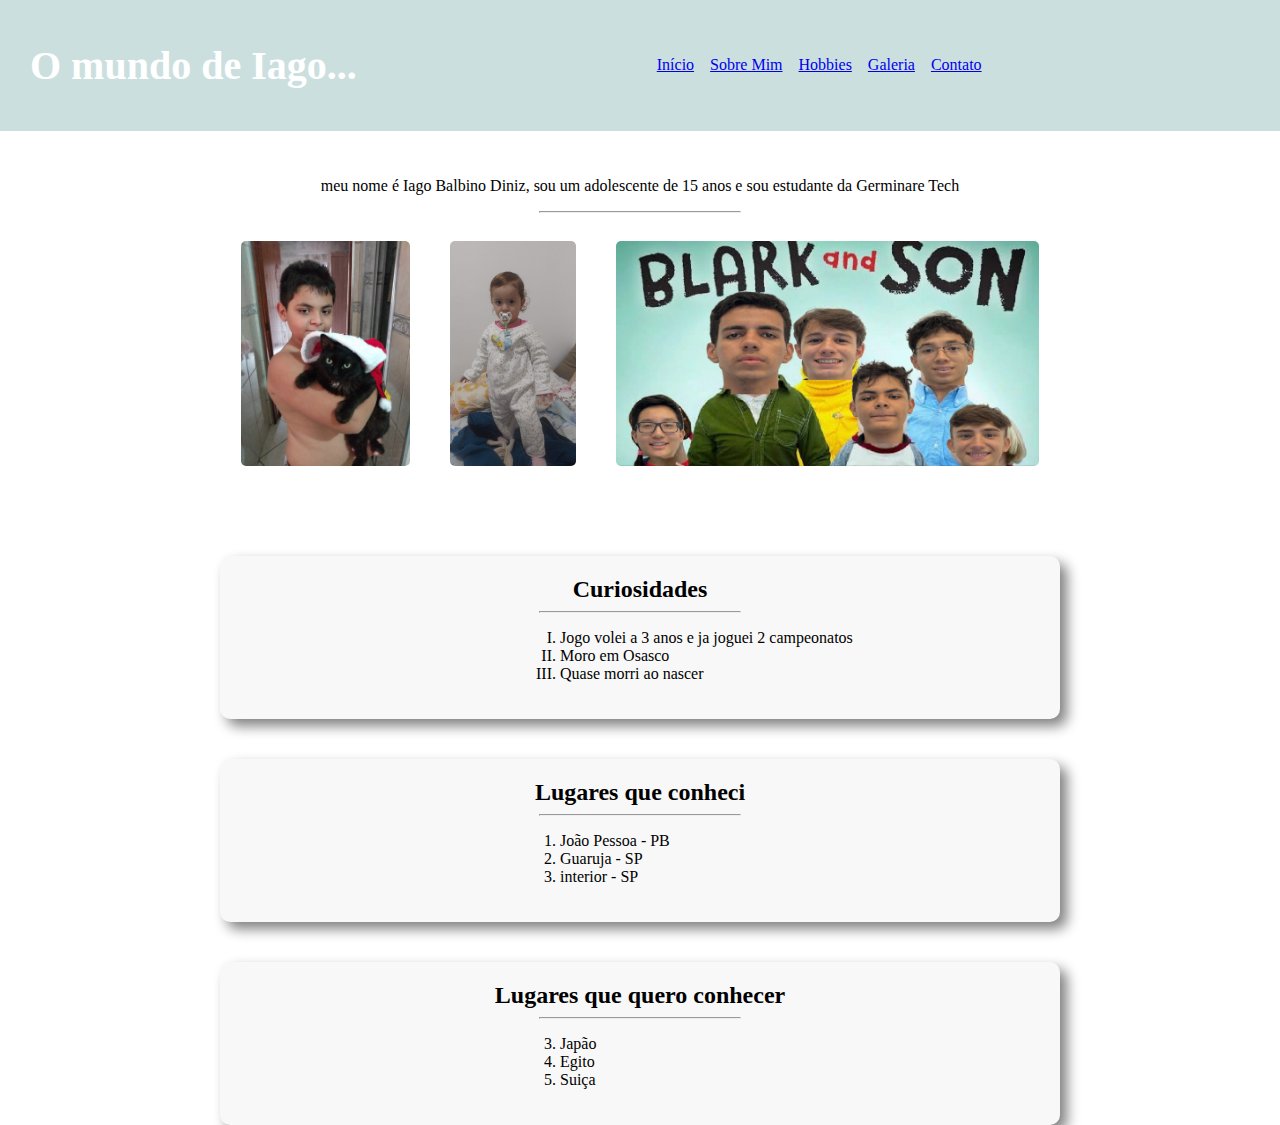
<file: index.html>
<!DOCTYPE html>
<html lang="pt-br">

<head>
    <meta charset="UTF-8">
    <meta name="viewport" content="width=device-width, initial-scale=1.0">
    <title>EU</title>
    <link rel="stylesheet" href="style.css">
</head>

<body>


    <header class="header">
        <span class="logo">
            <h1>O mundo de Iago...</h1>
        </span>
        <nav id="Pontos-header">
            <a href="#intro">Início</a>
            <a href="#sobre">Sobre Mim</a>
            <a href="#hobbies">Hobbies</a>
            <a href="#galeria">Galeria</a>
            <a href="#contato">Contato</a>
        </nav>
    </header>
    <div class="introducao-container">
        <p>meu nome é Iago Balbino Diniz, sou um adolescente de 15 anos e sou estudante da Germinare Tech </p>
        <hr>
        <div id="imagem">
            <img src="Imagem do WhatsApp de 2025-08-23 à(s) 11.39.31_976406f3.jpg" alt="">
            <img src="Imagem do WhatsApp de 2025-06-15 à(s) 17.07.20_601f58ce.jpg" alt="">
            <img src="Captura de tela 2025-08-24 202247.png" alt="">
        </div>

    </div>
    <div id="quadrados">
        <div id="Curiosidades">
            <h2>Curiosidades</h2>
            <hr>
            <ol type="I">
                <li>Jogo volei a 3 anos e ja joguei 2 campeonatos</li>
                <li>Moro em Osasco</li>
                <li>Quase morri ao nascer </li>
            </ol>
            
        </div>
        <div id="Lugares-conheci">

            <h2>Lugares que conheci</h2>
            <hr>
            <ol type="1">
                <li>João Pessoa - PB</li>
                <li>Guaruja - SP</li>
                <li>interior - SP</li>
            </ol>
            
        </div>

        <div id="Lugares-conhecer">
            <h2>Lugares que quero conhecer</h2>
            <hr>
            <ol start="3">
                <li>Japão</li>
                <li>Egito</li>
                <li>Suiça</li>
            </ol>

        </div>

    </div>
    <footer>

    </footer>
</body>

</html>
</file>
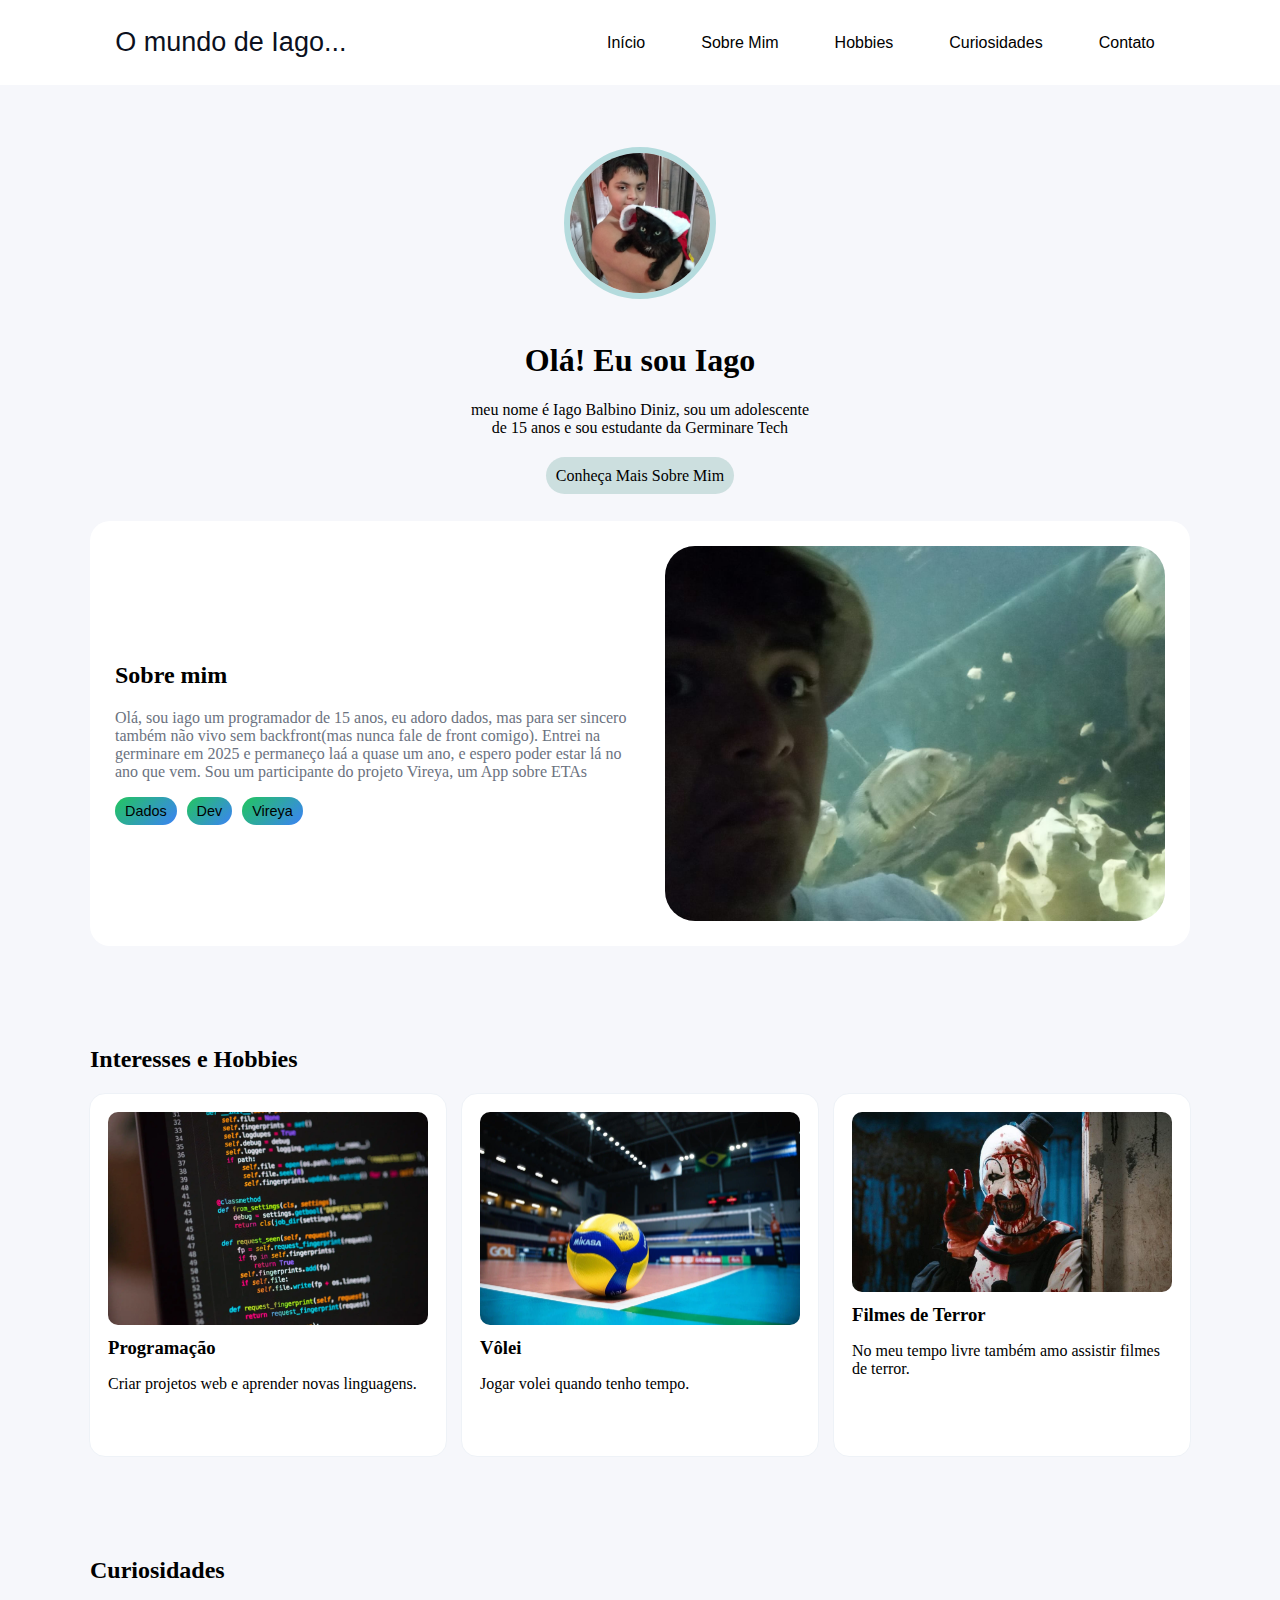
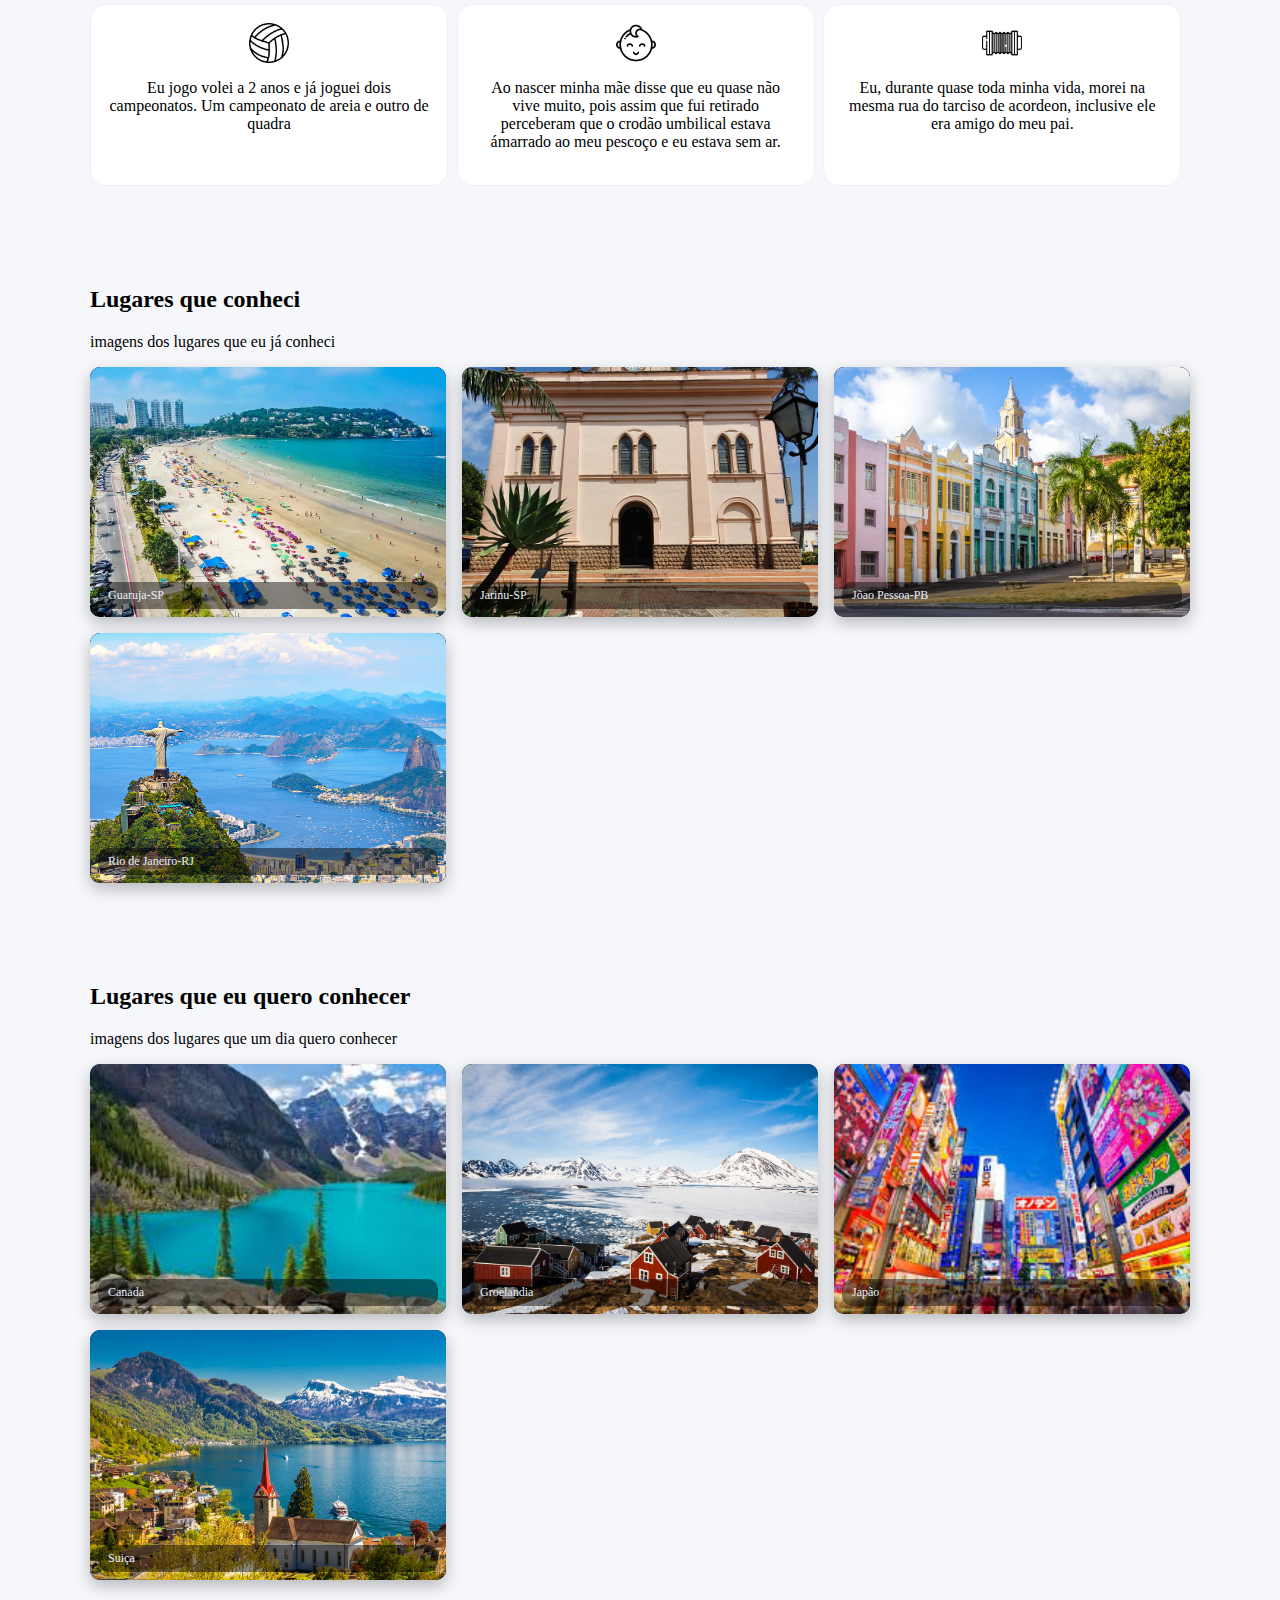
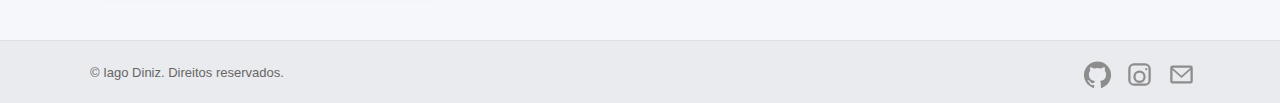
<file: indexnovo.html>
<!DOCTYPE html>
<html lang="pt-br">

<head>
    <meta charset="UTF-8">
    <meta name="viewport" content="width=device-width, initial-scale=1.0">
    <title>Iago BD</title>
    <link rel="stylesheet" href="stylenovo.css">
    <link rel="icon" href="/imgs/Captura de tela 2025-05-30 221725-Photoroom (3).png">
</head>

<body>


    <header class="header">
        <div class="cabecalho-container">
            <span class="logo">
                <p><a target="_blank" href="presente.html">O mundo de Iago...</a></p>
            </span>
            <nav id="Pontos-header">
                <a href="#Introducao">Início</a>
                <a href="#sobre-mim">Sobre Mim</a>
                <a href="#interesses">Hobbies</a>
                <a href="#curiosidades">Curiosidades</a>
                <a href="#rodape">Contato</a>
            </nav>
        </div>
    </header>

    <section id="Introducao">
        <div class="introducao-container">
            <img src="/imgs/Imagem do WhatsApp de 2025-08-23 à(s) 11.39.31_976406f3.jpg" alt="imagem do miniIago com um gato de gorro de papai noel">

            <h1>Olá! Eu sou Iago</h1>
            <p>meu nome é Iago Balbino Diniz, sou um adolescente de 15 anos e sou estudante da Germinare Tech </p>

            <a href="#sobre-mim">Conheça Mais Sobre Mim</a>
        </div>
    </section>


    <section id="sobre-mim">
        <div id="container-mim">
            <div>
                <h2>Sobre mim</h2>
                <p>Olá, sou iago um programador de 15 anos, eu adoro dados, mas para ser sincero também não vivo sem backfront(mas nunca fale de front comigo). Entrei na germinare em 2025 e permaneço laá a quase um ano, e espero poder estar lá no ano que vem. Sou um participante do projeto Vireya, um App sobre ETAs</p>
                <div id="tags">
                    <span>Dados</span>
                    <span>Dev</span>
                    <span>Vireya</span>

                </div>
            </div>

            <img src="/imgs/Imagem do WhatsApp de 2025-09-02 à(s) 14.01.46_25e36bd8.jpg" alt="selfie do Iago com um peixe">
        </div>
    </section>


    <div id="interesses">
        <h2>Interesses e Hobbies</h2>
        <div class="container">
            <article id="hobby">
                <img src="/imgs/e997cfec-4fc4-41c3-858e-0e84ceab4e0b.webp" alt="Computador com código (placeholder)" style="border-radius:10px;">
                <h3>Programação</h3>
                <p class="descricao">Criar projetos web e aprender novas linguagens.</p>
                <span class="chip">Tech</span>
            </article>
            <article id="hobby">
                <img src="/imgs/sports-bola-de-volei-na-beira-da-quadra-limpa-1713416599.webp" alt="bola de volei em quadra" style="border-radius:10px;">
                <h3>Vôlei</h3>
                <p class="descricao">Jogar volei quando tenho tempo.</p>
                <span class="chip">Tech</span>
            </article>
            <article id="hobby">
                <img src="/imgs/filme-de-terror.jpg" alt="palhaço assustador danto tchau" style="border-radius:10px;">
                <h3>Filmes de Terror</h3>
                <p class="descricao">No meu tempo livre também amo assistir filmes de terror.</p>
                <span class="chip">Tech</span>
            </article>
        </div>
    </div>

    <div id="curiosidades">
        <h2>Curiosidades</h2>
        <div class="container-curiosidades">
            <article>
                <div id="icone-curiosidades"><img src="/imgs/70946.png" alt=""></div>
                <p>Eu jogo volei a 2 anos e já joguei dois campeonatos. Um campeonato de areia e outro de quadra</p>
            </article>
            <article>
                <div id="icone-curiosidades"><img src="/imgs/404956.png" alt=""></div>
                <p>Ao nascer minha mãe disse que eu quase não vive muito, pois assim que fui retirado perceberam que o crodão umbilical estava ámarrado ao meu pescoço e eu estava sem ar.</p>
            </article>
            <article>
                <div id="icone-curiosidades"><img src="/imgs/5781956.png" alt=""></div>
                <p>Eu, durante quase toda minha vida, morei na mesma rua do tarciso de acordeon, inclusive ele era amigo do meu pai.</p>
            </article>        
        </div>
    </div>

    <div id="conheci">
        <h2>Lugares que conheci</h2>
        <p>imagens dos lugares que eu já conheci</p>
            <div class="container-galeria">
                <figure>
                    <img src="/imgs/guaruja-praia-da-enseada.webp" alt="Foto 1 (placeholder)">
                    <figcaption>Guaruja-SP</figcaption>
                </figure>
                <figure>
                    <img src="/imgs/jarinu.jpg" alt="Foto 1 (placeholder)">
                    <figcaption>Jarinu-SP</figcaption>
                </figure>
                <figure>
                    <img src="/imgs/paraiba.jpg" alt="Foto 1 (placeholder)">
                    <figcaption>Jõao Pessoa-PB</figcaption>
                </figure>
                <figure>
                    <img src="/imgs/herobanner-region-rio-de-janeiro.jpeg" alt="Foto 1 (placeholder)">
                    <figcaption>Rio de Janeiro-RJ</figcaption>
                </figure>
            </div>
    </div>

    <div id="conhecerei">
        <h2>Lugares que eu quero conhecer</h2>
        <p>imagens dos lugares que um dia quero conhecer</p>
            <div class="container-galeria">
                <figure>
                    <img src="/imgs/canada.jpeg" alt="Foto 1 (placeholder)">
                    <figcaption>Canada</figcaption>
                </figure>
                <figure>
                    <img src="/imgs/groenlandia-2.jpg" alt="Foto 1 (placeholder)">
                    <figcaption>Groelandia</figcaption>
                </figure>
                <figure>
                    <img src="/imgs/japao.jpeg" alt="Foto 1 (placeholder)">
                    <figcaption>Japão</figcaption>
                </figure>
                <figure>
                    <img src="/imgs/suiça-6-1275x850.webp" alt="Foto 1 (placeholder)">
                    <figcaption>Suiça</figcaption>
                </figure>
            </div>
    </div>

    <footer>
        <div id="rodape">
            <div class="container-direitos"><p>&copy; Iago Diniz. Direitos reservados.</p></div>
            <div class="container-icones">
                <a class="icon" target="_blank" href="https://github.com/iago511" aria-label="GitHub">
                    <svg viewBox="0 0 24 24" aria-hidden="true"><path d="M12 .5a12 12 0 0 0-3.79 23.4c.6.12.82-.26.82-.58v-2.03c-3.34.73-4.04-1.61-4.04-1.61-.55-1.39-1.34-1.76-1.34-1.76-1.09-.75.08-.73.08-.73 1.2.08 1.83 1.24 1.83 1.24 1.07 1.83 2.8 1.3 3.48.99.11-.78.42-1.3.76-1.6-2.67-.3-5.47-1.34-5.47-5.95 0-1.31.47-2.38 1.24-3.22-.12-.3-.54-1.52.12-3.17 0 0 1.01-.32 3.3 1.23a11.5 11.5 0 0 1 6 0c2.29-1.55 3.3-1.23 3.3-1.23.66 1.65.24 2.87.12 3.17.77.84 1.24 1.91 1.24 3.22 0 4.62-2.8 5.64-5.48 5.94.43.37.82 1.1.82 2.22v3.29c0 .32.21.7.83.58A12 12 0 0 0 12 .5z"/></svg>
                </a>
                <a class="icon" target="_blank" href="https://www.instagram.com/iagonsiodiniz/" aria-label="Instagram">
                    <svg viewBox="0 0 24 24" aria-hidden="true"><path d="M7 2h10a5 5 0 0 1 5 5v10a5 5 0 0 1-5 5H7a5 5 0 0 1-5-5V7a5 5 0 0 1 5-5zm10 2H7a3 3 0 0 0-3 3v10a3 3 0 0 0 3 3h10a3 3 0 0 0 3-3V7a3 3 0 0 0-3-3zm-5 4.5A5.5 5.5 0 1 1 6.5 14 5.5 5.5 0 0 1 12 8.5zm0 2A3.5 3.5 0 1 0 15.5 14 3.5 3.5 0 0 0 12 10.5zM18 6.3a1 1 0 1 1-1 1 1 1 0 0 1 1-1z"/></svg>
                </a>
                <a class="icon" target="_blank" href="mailto:iago.diniz@germinare.br" aria-label="GitHub">
                    <svg viewBox="0 0 24 24" aria-hidden="true"><path d="M20 4H4a2 2 0 0 0-2 2v12a2 2 0 0 0 2 2h16a2 2 0 0 0 2-2V6a2 2 0 0 0-2-2Zm0 2v.01L12 13 4 6.01V6h16ZM4 18V8l8 7 8-7v10H4Z"/></svg>
                </a>
            </div>
        </div>
    </footer>
</body>

</html>
</file>
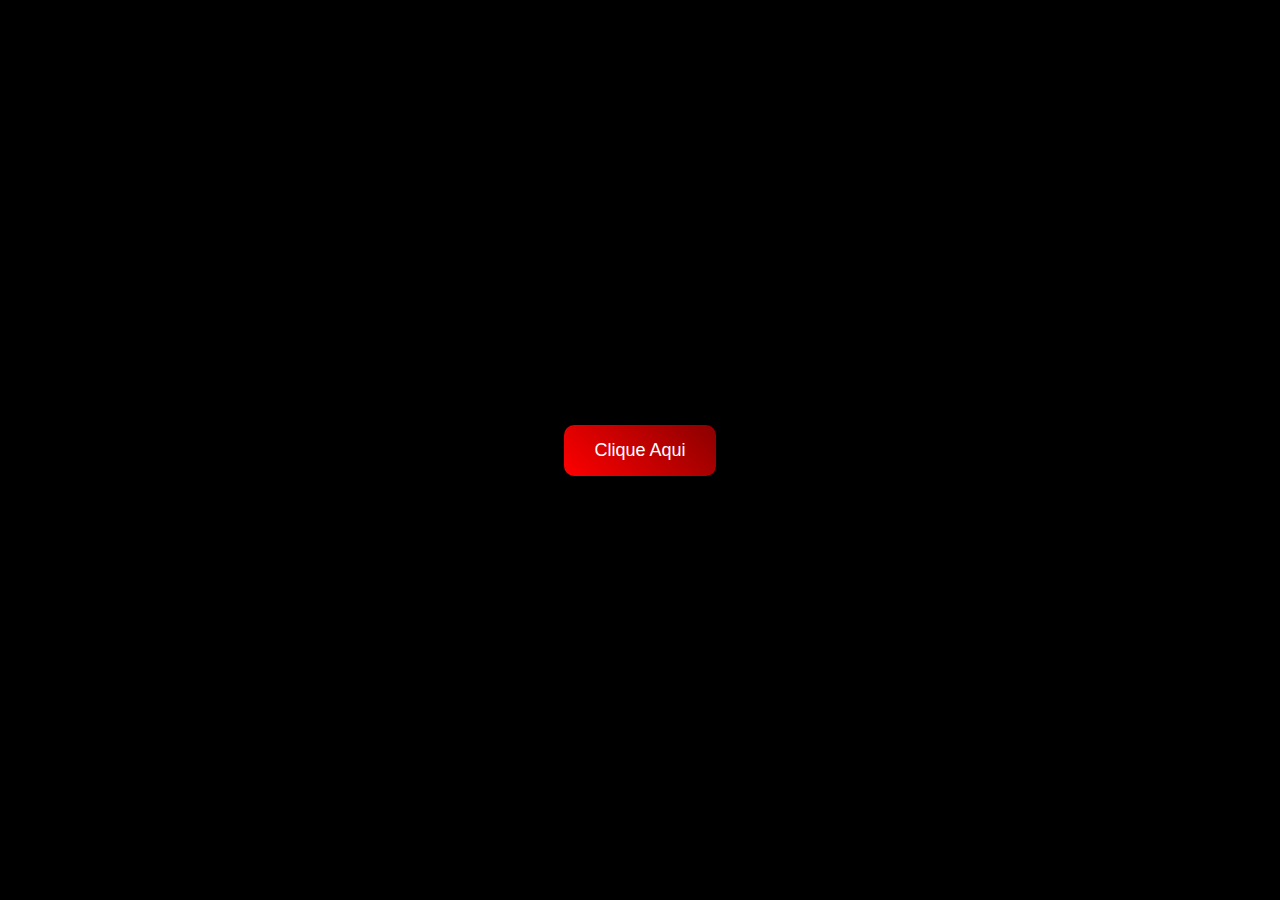
<file: presente.html>
<!DOCTYPE html>
<html lang="pt-BR">
<head>
  <meta charset="UTF-8">
  <meta name="viewport" content="width=device-width, initial-scale=1.0">
  <title>Jumpscare</title>
  <style>
    body, html {
      margin: 0;
      padding: 0;
      height: 100%;
      display: flex;
      justify-content: center;
      align-items: center;
      background: black;
      overflow: hidden;
    }

    /* Botão inicial */
    #startBtn {
      padding: 15px 30px;
      font-size: 18px;
      border: none;
      border-radius: 10px;
      cursor: pointer;
      background: linear-gradient(45deg, red, darkred);
      color: white;
      transition: transform 0.2s;
    }
    #startBtn:hover {
      transform: scale(1.1);
    }

    /* A imagem ocupa a tela inteira */
    #jumpscare {
      position: fixed;
      top: 0;
      left: 0;
      width: 100%;
      height: 100%;
      object-fit: cover; /* Preenche a tela inteira */
      display: none; /* começa escondida */
      z-index: 9999;
    }
  </style>
</head>
<body>
  <!-- Botão que ativa o jumpscare -->
  <button id="startBtn">Clique Aqui</button>

  <!-- Áudio do susto -->
  <audio id="scream" src="/imgs/wega-jumpscare.mp3" preload="auto"></audio>

  <!-- Imagem do susto -->
  <img id="jumpscare" src="/imgs/VacaMedonha.webp"Jumpscare">

  <script>
    const scream = document.getElementById("scream");
    const img = document.getElementById("jumpscare");
    const btn = document.getElementById("startBtn");

    btn.addEventListener("click", () => {
      btn.style.display = "none"; // esconde o botão
      img.style.display = "block"; // mostra a imagem
      scream.play(); // toca o som
    });
  </script>
</body>
</html>
</file>
<file: style.css>
body{
    margin: 0;
    padding: 0;
}


header{
    display: flex;
    width: 100%;
    background-color: rgb(204, 223, 223);
    padding: 15px 30px;
    

}
nav, ul{
    display: flex;
    align-content: space-around;
    margin: auto;
}
#partes{
    margin-left: 60px;
}

header nav ul #li a:hover {
    text-decoration: underline; /* efeito ao passar o mouse */
}
header span {

    font-size: 20px;
    font-weight: bold;
    color: white;
    box-sizing: border-box;
}

.introducao-container{
    text-align: center;
    padding: 30px 50px;
    
}
hr{
    width: 200px;
}
h2{
    text-align: center;
    padding: 0;
    margin: 0;
}



#quadrados {
    display: flex;
    flex-direction: column;   
    align-items: center;     
    gap: 40px;               
    margin-top: 40px;
}

#quadrados > div {
    background-color: #f8f8f8;
    padding: 20px;
    border-radius: 10px;
    width: 800px;    

}



ol {
    padding-left: 40%; 
    text-align: left;  
}

#imagem{
    display: flex;
    align-items: center;
    justify-content: center;
}
img{
    height: 225px;
    max-width: 500px;
    object-fit: cover;
    margin: 20px;
    border-radius: 5px;
}

#Lugares-conheci, #Curiosidades, #Lugares-conhecer{
    box-shadow: 7px 7px 13px grey;
}

#Pontos-header{
    display: flex;
    gap: 16px;
    align-items: center;
    list-style: none;
    padding: 0; 
    margin: 0;
    margin-left: 300px;
}
</file>
<file: stylenovo.css>
html{
    font-family: "Comic Sans MS", "Comic Sans", cursive;
}

body{
    margin: 0;
    padding: 0;
    background-color: rgb(246, 247, 251);

}
img{
    user-select: none;
}


header{

    width: 100%;
    background-color: rgb(255, 255, 255);

    

}
.logo a{
    text-decoration: none;
    text-decoration-line: none;
    color: #0b1020;
    
}

.logo a:hover{
    color: rgb(116, 191, 196);
    font-weight: bold;

    transition: transform 0.8s ease, background 0.5s ease, box-shadow 1s ease;

}
    


#Pontos-header{
    display: flex;
    gap: 16px;
    align-items: center;
    list-style: none;
    padding: 0; 
    margin: 0;


}
#Pontos-header a {
    text-decoration: none;
    color: black;
    font-family: sans-serif;
    margin-left: 20px;
    padding: 10px;
}
span{
    font-family: sans-serif;
    font-size: 27px;
    font-weight: 200;
}

.cabecalho-container{
    display: flex;
    justify-content: space-around;
}
#Pontos-header a:hover{
    text-decoration: none;
    color: black;
    font-family: sans-serif;
    background-color: rgb(116, 191, 196);
    padding: 10px;
    border-radius: 20px;
    margin-bottom: 10px;
    box-shadow: 0 8px 18px rgba(0,0,0,.15);
    transition: transform .15s ease, background .15s ease, box-shadow .15s ease;
}

#Introducao{
    padding: 48px 0 36px;
    text-align: center;
}
#Introducao p{
    margin: auto;
    width: 350px;
    margin-bottom: 30px;
}

#Introducao a{
    padding: 10px;
    background-color: rgb(204, 223, 223);
    border-radius: 20px;
    color: inherit; 
    text-decoration: none; 
}

#Introducao a:hover{
    padding: 10px;
    background-color: rgb(116, 191, 196);
    border-radius: 20px;
    box-shadow: 0 8px 18px rgba(0,0,0,.15);
    transition: transform .15s ease, background .2s ease, box-shadow .2s ease;
}
#Introducao img{
    width: 140px;
    height: 140px;
     border-radius: 50%;
      margin: 14px auto 18px;
      object-fit: cover;
      border: 6px solid #b4dbdd;
      animation: flutuar 3s ease-in-out infinite; /*gpt*/
}

@keyframes flutuar{ /*gpt*/
    0%,100%{ transform: translateY(0); }
    50%{ transform: translateY(-4px); }
}

#sobre-mim{

    margin: auto;
    width: 1100px;
    margin-bottom: 30px;


}

#container-mim{
    display: grid;
    grid-template-columns: 1fr 0fr;
    gap: 20px;
    align-items: center;
    background-color: rgb(255, 255, 255);
    padding: 25px;
    border-radius: 20px;

  }

#container-mim p{
   font-family: "Comic Sans MS", "Comic Sans", cursive;
   color: rgb(107, 114, 128);
  }


#tags{
    display: flex;
    flex-wrap: wrap;
    gap: 10px;
    margin-top: 10px;
}
#tags span{
    padding: 6px 10px;
    border-radius: 999px;
    font-size: .9rem;
    color: rgb(0, 0, 0);
    background-image: linear-gradient(135deg, #22c55e, #3b82f6);/*gpt*/
}
#container-mim img{
    width: 500px;
    border-radius: 30px;
}





.container{
    display: grid;
    grid-template-columns: repeat(auto-fill, minmax(280px, 1fr)); /* Cards se adaptam */
    gap: 16px;
    justify-items: center; /* Centraliza os cards no grid */
    margin: auto;
    max-width: 1100px; /* largura máxima para não ficar grudado nas laterais */
}

#hobby{
    border: 1px solid #eef2f7;
    border-radius: 16px;
    padding: 18px;
    width: 320px;
    background-color: white;
    transition: all 0.3s ease;
    cursor: pointer;

}

#hobby:hover {
    transform: translateY(-5px);
    box-shadow: 0 12px 24px rgba(0,0,0,0.15);
    border-color: rgb(116, 191, 196);
}

#hobby h3{
    margin: 8px 0 6px; 
}

.chip{
    display: inline-block;
    margin-top: 6px;
    font-size: .85rem;
    color: white;
    padding: 4px 10px;
    border-radius: 999px;
}


#hobby img{
    width: 100%;       /* ocupa toda a largura do card */
    /* altura fixa para manter padrão */
    object-fit: cover; /* corta a imagem para caber certinho */
    border-radius: 10px 10px 0 0; /* arredonda só o topo da imagem */
   /* evita pequenos espaços indesejados */

}
#interesses{
    width: 1100px;
    margin: auto;
    margin-top: 100px;
}
.container article{
    width: 200px;
}
img{
    height: auto;
}

#curiosidades{
    margin: auto;
    width: 1100px;
    margin-bottom: 30px;
    margin-top: 100px;
}
.container-curiosidades{
    display: grid;
    grid-template-columns: 1fr 1fr 1fr
}
.container-curiosidades article{
    border: 1px solid #eef2f7;
    border-radius: 16px;
    padding: 18px;
    width: 320px;
    background-color: white;
    justify-content: center;
    text-align: center;
    transition: all 0.3s ease;
    cursor: pointer;
}

.container-curiosidades article:hover {
    transform: translateY(-5px);
    box-shadow: 0 12px 24px rgba(0,0,0,0.15);
    border-color: rgb(116, 191, 196);
    background-color:  rgb(116, 191, 196);
    color: white;

}

#icone-curiosidades{
    margin-top: 0;
}
#icone-curiosidades img{

    display: block;
    margin-left: auto;
    margin-right: auto;
    width: 40px;
}

#conheci{
    margin: auto;
    width: 100%;   /* ocupa toda a largura disponível */
    max-width: 1100px; /* mantém limite */
    margin-bottom: 100px;
    margin-top: 100px;

}
.container-galeria{
    display: grid;
    grid-template-columns: repeat(3, 1fr);
    gap:16px;

}
.container-galeria figure{
    overflow: hidden;
    background: #0b1020; 
    position: relative;
    box-shadow: 0 6px 16px rgba(0,0,0,.25);
    margin: 0;
    border-radius: 10px;
    height: 250px;
    transition: all 0.3s ease;
    cursor: pointer;
}

.container-galeria figure:hover {
    transform: translateY(-5px);
    box-shadow: 0 12px 24px rgba(0,0,0,0.35);
}

.container-galeria figure:hover img {
    transform: scale(1.05);
}

.container-galeria figcaption{
    position: absolute; 
    inset: auto 8px 8px 8px;
    background: rgba(0,0,0,.45);
    padding: 6px 10px; border-radius: 10px;
    font-size: 12px; color: #e8eefc;
    transition: all 0.3s ease;
}

.container-galeria figure:hover figcaption {
    background: rgba(0,0,0,.6);
}
.container-galeria img{
    width: 100%;
    height: 100%;
    object-fit: cover;
    border-radius: 10px;
    display: block; 
    transition: all 0.3s ease;
}

#conhecerei{
    margin: auto;
    width: 100%;   /* ocupa toda a largura disponível */
    max-width: 1100px; /* mantém limite */
    margin-bottom: 30px;
    margin-top: 100px;
}

footer {
    border-top: 1px solid #e0e0e0;
    background: rgba(171, 171, 171, 0.15);
    padding: 20px 0;
    margin-top: 60px;
}

#rodape {
    display: flex;
    justify-content: space-between; /* Ícones à esquerda, texto à direita */
    align-items: center;
    max-width: 1100px; /* mesma largura máxima do conteúdo principal */
    margin: 0 auto;
    padding: 0 20px;
}

.container-icones {
    display: flex;
    gap: 20px; /* Espaçamento um pouco maior entre os ícones */
}

.icon {
    width: 22px; /* Aumentado de 18px para 22px */
    height: 22px; /* Aumentado de 18px para 22px */
    opacity: 0.7;
    transition: opacity 0.2s ease, transform 0.2s ease;

}

.icon:hover {
    opacity: 1;
    transform: scale(1.1); /* Leve aumento ao passar o mouse */
}

.icon svg {
    width: 27px; /* Aumentado de 18px para 22px */
    height: 27px; /* Aumentado de 18px para 22px */
    fill: #666; /* Cor dos ícones */
}

.container-direitos p {
    margin: 0;
    color: #666;
    font-size: 13px;
    font-family: sans-serif;
    font-weight: normal;
}
</file>
